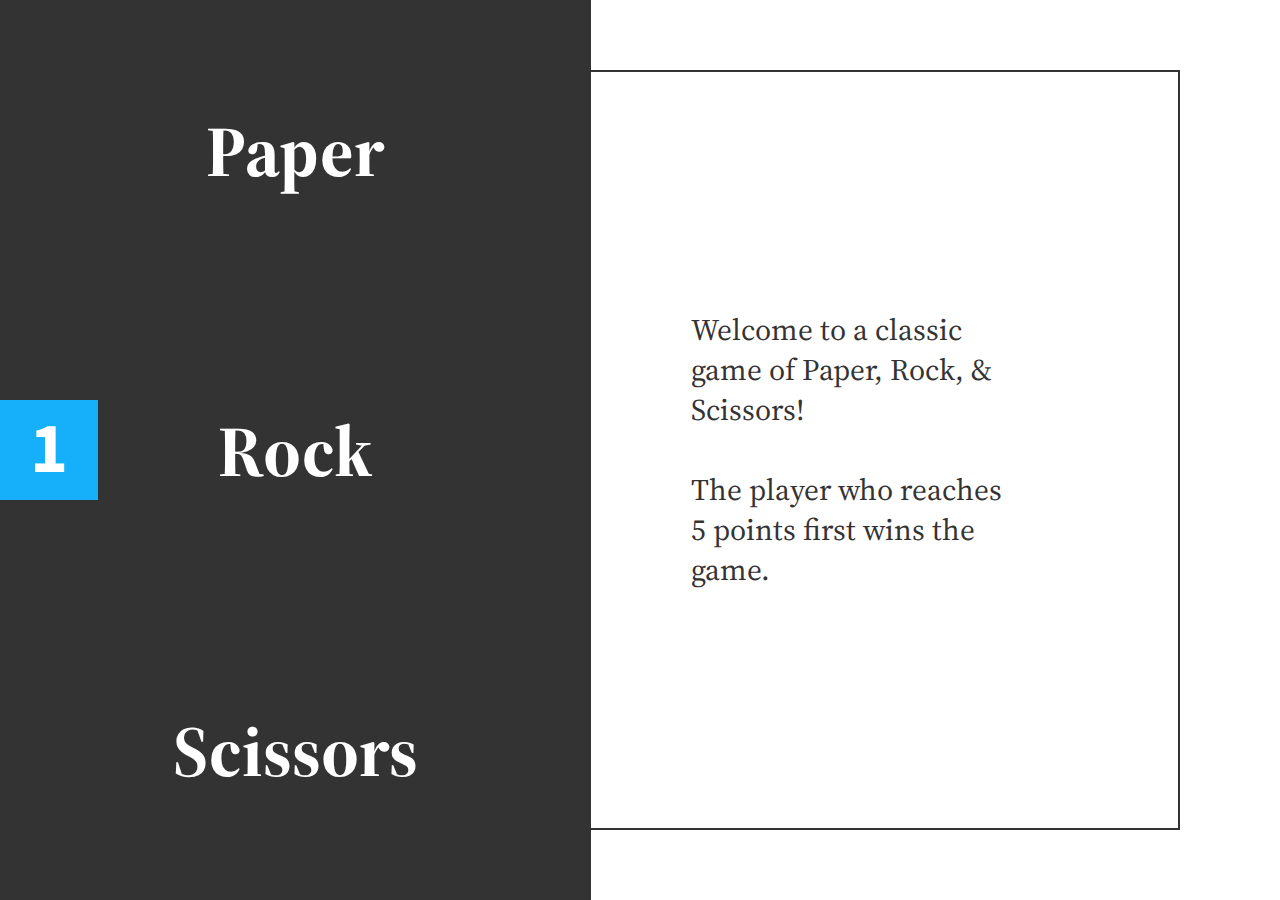
<file: index.html>
<!DOCTYPE html>
<html lang='en'>
<head>
  <meta name='viewport' content='width=device-width, intial-scale=1.0'>
  <meta name='description' content='Play rock, paper, scissors!'>
  <link href='reset.css' rel='stylesheet'>
  <link href="https://fonts.googleapis.com/css?family=Source+Sans+Pro:400,700|Source+Serif+Pro:400,700&display=swap" rel="stylesheet">
  <link href='style.css' rel='stylesheet'>
  <title>Rock, Paper, Scissors!</title>
</head>
<body>
  <main>
    <div class='selection'>
      <div class='round'>
        <p id='round'>1</p>
      </div>
      <div class='choices'>
          <button value='paper'>Paper</button>
          <button value='rock'>Rock</button>
          <button value='scissors'>Scissors</button>
      </div>
    </div>
    <div class='txt-board-wrap'>
      <div class='txt-board'>
        <p class='score' id='bot'>Bot: 0</p>
        <p class='msg'>Welcome to a classic game of Paper, Rock, & Scissors!<br><br>The player who reaches 5 points first wins the game.</p>
        <p class='score' id='player'>You: 0</p>
      </div>
    </div>
  </main>
  <script src='script2.js'>
  </script>
</body>
</html>
</file>
<file: style.css>
* {
  box-sizing: border-box; }

html {
  background-color: #333;
  box-sizing: border-box; }

main {
  background-color: white;
  display: flex;
  height: 100vh; }

.selection {
  background-color: #333;
  height: inherit;
  position: relative;
  width: 50%; }
  .selection .round {
    position: absolute;
    margin-top: -50px;
    top: 50%; }
    .selection .round p {
      font-size: 72px;
      font-weight: bold;
      background-color: #16affa;
      color: white;
      display: inline-block;
      font-family: "Source Sans Pro", sans-serif;
      line-height: 100px;
      padding: 0 30px;
      text-align: center; }
  .selection .choices {
    align-items: center;
    display: flex;
    flex-direction: column;
    height: inherit;
    justify-content: space-around;
    text-align: center; }
    .selection .choices button {
      font-size: 72px;
      font-weight: bold;
      background-color: #333;
      border: 1px solid #333;
      color: white;
      font-family: "Source Serif Pro", serif;
      text-align: center;
      width: 350px; }
      .selection .choices button:hover {
        border-color: #d9d9d9; }
      .selection .choices button:active {
        border-color: white; }

.txt-board-wrap {
  background-color: white;
  border: 2px solid #333;
  margin: 70px 100px 70px -2px;
  width: 50%; }
  .txt-board-wrap .txt-board {
    display: flex;
    flex-direction: column;
    height: 100%;
    justify-content: space-around;
    padding: 100px;
    color: #333; }
    .txt-board-wrap .txt-board .score {
      font-size: 72px;
      font-weight: bold;
      color: #545454;
      display: none;
      font-family: "Source Sans Pro", sans-serif; }
    .txt-board-wrap .txt-board .msg {
      font-family: "Source Serif Pro", serif;
      font-size: 30px;
      font-weight: normal;
      line-height: 40px;
      padding-right: 70px; }

/*# sourceMappingURL=style.css.map */
</file>
